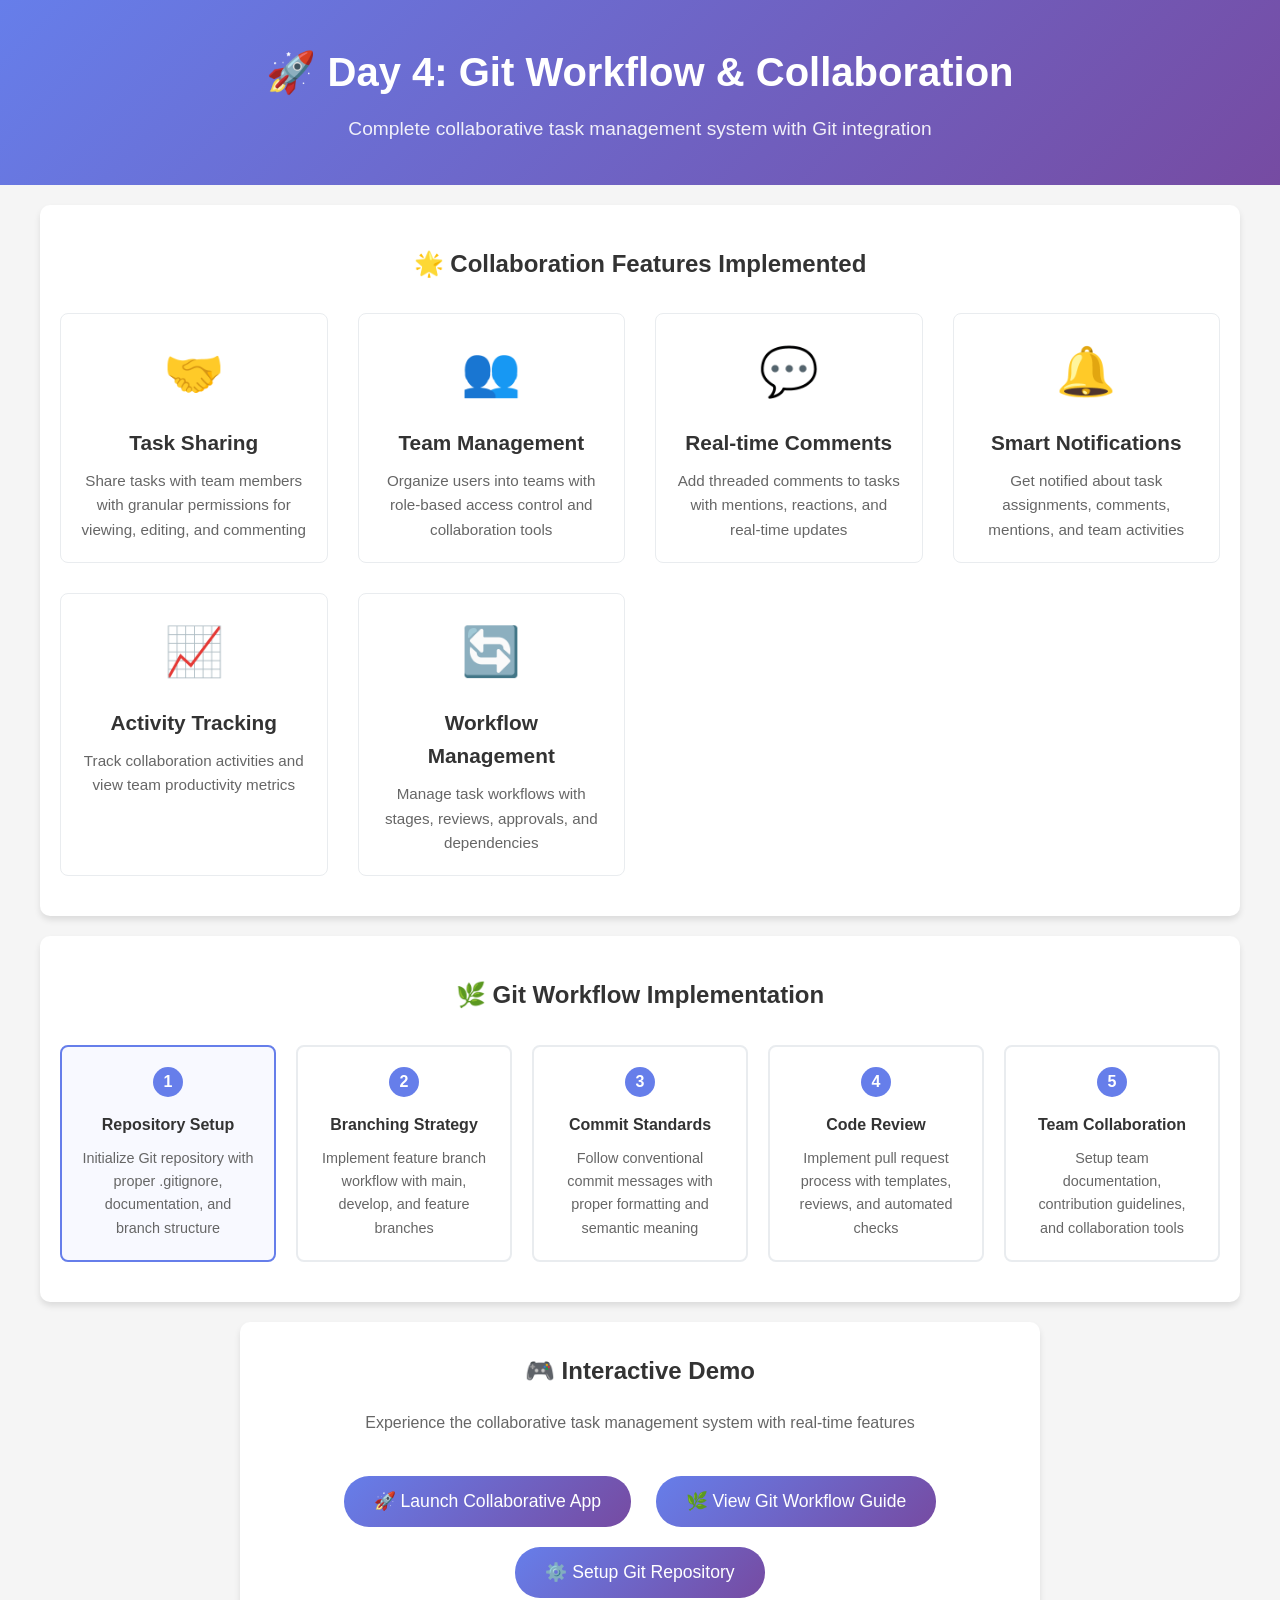
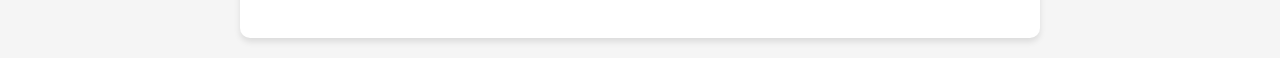
<file: day4-git-collaboration/day4-complete.html>
<!DOCTYPE html>
<html lang="en">
<head>
    <meta charset="UTF-8">
    <meta name="viewport" content="width=device-width, initial-scale=1.0">
    <title>Day 4: Collaborative Task Management System</title>
    <style>
        /* Base styles for the demo */
        * {
            margin: 0;
            padding: 0;
            box-sizing: border-box;
        }
        
        body {
            font-family: -apple-system, BlinkMacSystemFont, 'Segoe UI', Roboto, sans-serif;
            background-color: #f5f5f5;
            line-height: 1.6;
        }
        
        .demo-header {
            background: linear-gradient(135deg, #667eea 0%, #764ba2 100%);
            color: white;
            padding: 40px 20px;
            text-align: center;
        }
        
        .demo-header h1 {
            font-size: 2.5rem;
            margin-bottom: 10px;
        }
        
        .demo-header p {
            font-size: 1.2rem;
            opacity: 0.9;
        }
        
        .demo-features {
            background: white;
            padding: 40px 20px;
            margin: 20px auto;
            max-width: 1200px;
            border-radius: 10px;
            box-shadow: 0 4px 6px rgba(0, 0, 0, 0.1);
        }
        
        .features-grid {
            display: grid;
            grid-template-columns: repeat(auto-fit, minmax(250px, 1fr));
            gap: 30px;
            margin-top: 30px;
        }
        
        .feature-card {
            text-align: center;
            padding: 20px;
            border: 1px solid #e9ecef;
            border-radius: 8px;
            transition: transform 0.2s;
        }
        
        .feature-card:hover {
            transform: translateY(-5px);
            box-shadow: 0 4px 12px rgba(0, 0, 0, 0.15);
        }
        
        .feature-icon {
            font-size: 3rem;
            margin-bottom: 15px;
        }
        
        .feature-title {
            font-size: 1.3rem;
            margin-bottom: 10px;
            color: #333;
        }
        
        .feature-description {
            color: #666;
            font-size: 0.95rem;
        }
        
        .demo-controls {
            text-align: center;
            padding: 30px;
            background: white;
            margin: 20px auto;
            max-width: 800px;
            border-radius: 10px;
            box-shadow: 0 4px 6px rgba(0, 0, 0, 0.1);
        }
        
        .btn-demo {
            background: linear-gradient(135deg, #667eea 0%, #764ba2 100%);
            color: white;
            padding: 15px 30px;
            border: none;
            border-radius: 25px;
            font-size: 1.1rem;
            cursor: pointer;
            transition: all 0.3s;
            margin: 10px;
        }
        
        .btn-demo:hover {
            transform: translateY(-2px);
            box-shadow: 0 6px 12px rgba(0, 0, 0, 0.2);
        }
        
        .loading {
            display: none;
            text-align: center;
            padding: 40px;
            color: #666;
        }
        
        .spinner {
            border: 4px solid #f3f3f3;
            border-top: 4px solid #667eea;
            border-radius: 50%;
            width: 40px;
            height: 40px;
            animation: spin 1s linear infinite;
            margin: 0 auto 20px;
        }
        
        @keyframes spin {
            0% { transform: rotate(0deg); }
            100% { transform: rotate(360deg); }
        }
        
        .git-workflow {
            background: white;
            padding: 40px 20px;
            margin: 20px auto;
            max-width: 1200px;
            border-radius: 10px;
            box-shadow: 0 4px 6px rgba(0, 0, 0, 0.1);
        }
        
        .workflow-steps {
            display: grid;
            grid-template-columns: repeat(auto-fit, minmax(200px, 1fr));
            gap: 20px;
            margin-top: 30px;
        }
        
        .workflow-step {
            text-align: center;
            padding: 20px;
            border: 2px solid #e9ecef;
            border-radius: 8px;
            position: relative;
        }
        
        .workflow-step.active {
            border-color: #667eea;
            background: #f8f9ff;
        }
        
        .step-number {
            background: #667eea;
            color: white;
            width: 30px;
            height: 30px;
            border-radius: 50%;
            display: flex;
            align-items: center;
            justify-content: center;
            margin: 0 auto 15px;
            font-weight: bold;
        }
        
        .step-title {
            font-weight: bold;
            margin-bottom: 10px;
            color: #333;
        }
        
        .step-description {
            font-size: 0.9rem;
            color: #666;
        }
    </style>
</head>
<body>
    <div class="demo-header">
        <h1>🚀 Day 4: Git Workflow & Collaboration</h1>
        <p>Complete collaborative task management system with Git integration</p>
    </div>
    
    <div class="demo-features">
        <h2 style="text-align: center; margin-bottom: 20px; color: #333;">
            🌟 Collaboration Features Implemented
        </h2>
        
        <div class="features-grid">
            <div class="feature-card">
                <div class="feature-icon">🤝</div>
                <h3 class="feature-title">Task Sharing</h3>
                <p class="feature-description">
                    Share tasks with team members with granular permissions for viewing, editing, and commenting
                </p>
            </div>
            
            <div class="feature-card">
                <div class="feature-icon">👥</div>
                <h3 class="feature-title">Team Management</h3>
                <p class="feature-description">
                    Organize users into teams with role-based access control and collaboration tools
                </p>
            </div>
            
            <div class="feature-card">
                <div class="feature-icon">💬</div>
                <h3 class="feature-title">Real-time Comments</h3>
                <p class="feature-description">
                    Add threaded comments to tasks with mentions, reactions, and real-time updates
                </p>
            </div>
            
            <div class="feature-card">
                <div class="feature-icon">🔔</div>
                <h3 class="feature-title">Smart Notifications</h3>
                <p class="feature-description">
                    Get notified about task assignments, comments, mentions, and team activities
                </p>
            </div>
            
            <div class="feature-card">
                <div class="feature-icon">📈</div>
                <h3 class="feature-title">Activity Tracking</h3>
                <p class="feature-description">
                    Track collaboration activities and view team productivity metrics
                </p>
            </div>
            
            <div class="feature-card">
                <div class="feature-icon">🔄</div>
                <h3 class="feature-title">Workflow Management</h3>
                <p class="feature-description">
                    Manage task workflows with stages, reviews, approvals, and dependencies
                </p>
            </div>
        </div>
    </div>
    
    <div class="git-workflow">
        <h2 style="text-align: center; margin-bottom: 20px; color: #333;">
            🌿 Git Workflow Implementation
        </h2>
        
        <div class="workflow-steps">
            <div class="workflow-step active">
                <div class="step-number">1</div>
                <div class="step-title">Repository Setup</div>
                <div class="step-description">
                    Initialize Git repository with proper .gitignore, documentation, and branch structure
                </div>
            </div>
            
            <div class="workflow-step">
                <div class="step-number">2</div>
                <div class="step-title">Branching Strategy</div>
                <div class="step-description">
                    Implement feature branch workflow with main, develop, and feature branches
                </div>
            </div>
            
            <div class="workflow-step">
                <div class="step-number">3</div>
                <div class="step-title">Commit Standards</div>
                <div class="step-description">
                    Follow conventional commit messages with proper formatting and semantic meaning
                </div>
            </div>
            
            <div class="workflow-step">
                <div class="step-number">4</div>
                <div class="step-title">Code Review</div>
                <div class="step-description">
                    Implement pull request process with templates, reviews, and automated checks
                </div>
            </div>
            
            <div class="workflow-step">
                <div class="step-number">5</div>
                <div class="step-title">Team Collaboration</div>
                <div class="step-description">
                    Setup team documentation, contribution guidelines, and collaboration tools
                </div>
            </div>
        </div>
    </div>
    
    <div class="demo-controls">
        <h2 style="margin-bottom: 20px; color: #333;">🎮 Interactive Demo</h2>
        <p style="margin-bottom: 30px; color: #666;">
            Experience the collaborative task management system with real-time features
        </p>
        
        <button class="btn-demo" onclick="startDemo()">
            🚀 Launch Collaborative App
        </button>
        
        <button class="btn-demo" onclick="showGitWorkflow()">
            🌿 View Git Workflow Guide
        </button>
        
        <button class="btn-demo" onclick="setupRepository()">
            ⚙️ Setup Git Repository
        </button>
    </div>
    
    <div class="loading" id="loading">
        <div class="spinner"></div>
        <p>Loading collaborative features...</p>
    </div>
    
    <!-- Application container -->
    <div id="app"></div>
    
    <!-- Mock implementations for demo purposes -->
    <script>
        // Mock repository classes for browser demo
        class MockRepository {
            constructor() {
                this.data = new Map();
                this.idCounter = 1;
            }
            
            async create(item) {
                if (!item.id) {
                    item.id = `mock_${this.idCounter++}`;
                }
                this.data.set(item.id, item);
                return item;
            }
            
            async findById(id) {
                return this.data.get(id) || null;
            }
            
            async findAll() {
                return Array.from(this.data.values());
            }
            
            async findByUserId(userId) {
                return Array.from(this.data.values()).filter(item => 
                    item.userId === userId || item.creatorId === userId
                );
            }
            
            async update(id, item) {
                this.data.set(id, item);
                return item;
            }
            
            async delete(id) {
                return this.data.delete(id);
            }
        }
        
        // Mock the required modules for browser demo
        window.TaskRepository = MockRepository;
        window.UserRepository = MockRepository;
        
        // Mock other required classes
        window.TaskController = class {
            constructor(taskRepo, userRepo) {
                this.taskRepository = taskRepo;
                this.userRepository = userRepo;
            }
        };
        
        window.TaskView = class {
            render() {
                return '<div>Task View</div>';
            }
        };
        
        // Demo functions
        function startDemo() {
            showLoading();
            
            setTimeout(() => {
                hideLoading();
                
                // Create a simplified demo interface
                const appContainer = document.getElementById('app');
                appContainer.innerHTML = `
                    <div style="max-width: 1200px; margin: 20px auto; padding: 20px;">
                        <div style="background: white; border-radius: 10px; padding: 30px; box-shadow: 0 4px 6px rgba(0,0,0,0.1);">
                            <h2 style="text-align: center; margin-bottom: 30px; color: #333;">
                                🚀 Collaborative Task Management Demo
                            </h2>
                            
                            <div style="display: grid; grid-template-columns: repeat(auto-fit, minmax(300px, 1fr)); gap: 20px;">
                                <div style="border: 1px solid #e9ecef; border-radius: 8px; padding: 20px;">
                                    <h3 style="margin-bottom: 15px; color: #667eea;">📋 My Tasks</h3>
                                    <div style="margin-bottom: 15px; padding: 15px; background: #f8f9fa; border-radius: 5px;">
                                        <h4 style="margin-bottom: 5px;">🔐 Implement User Authentication</h4>
                                        <p style="color: #666; font-size: 0.9rem; margin-bottom: 10px;">Add secure login system with JWT tokens</p>
                                        <div style="display: flex; justify-content: space-between; align-items: center;">
                                            <span style="background: #dc3545; color: white; padding: 2px 8px; border-radius: 3px; font-size: 0.8rem;">HIGH</span>
                                            <div style="font-size: 0.8rem; color: #666;">👥 3 collaborators • 💬 5 comments</div>
                                        </div>
                                    </div>
                                    
                                    <div style="margin-bottom: 15px; padding: 15px; background: #f8f9fa; border-radius: 5px;">
                                        <h4 style="margin-bottom: 5px;">🎨 Design Task Management UI</h4>
                                        <p style="color: #666; font-size: 0.9rem; margin-bottom: 10px;">Create responsive interface for task management</p>
                                        <div style="display: flex; justify-content: space-between; align-items: center;">
                                            <span style="background: #ffc107; color: white; padding: 2px 8px; border-radius: 3px; font-size: 0.8rem;">MEDIUM</span>
                                            <div style="font-size: 0.8rem; color: #666;">👥 2 collaborators • 💬 3 comments</div>
                                        </div>
                                    </div>
                                </div>
                                
                                <div style="border: 1px solid #e9ecef; border-radius: 8px; padding: 20px;">
                                    <h3 style="margin-bottom: 15px; color: #667eea;">👥 Team Activity</h3>
                                    <div style="margin-bottom: 10px; padding: 10px; border-left: 3px solid #28a745; background: #f8fff9;">
                                        <div style="font-size: 0.9rem;"><strong>Alice Johnson</strong> completed task "Setup CI/CD Pipeline"</div>
                                        <div style="font-size: 0.8rem; color: #666;">2 minutes ago</div>
                                    </div>
                                    
                                    <div style="margin-bottom: 10px; padding: 10px; border-left: 3px solid #007bff; background: #f8f9ff;">
                                        <div style="font-size: 0.9rem;"><strong>Bob Smith</strong> commented on "Design Task Management UI"</div>
                                        <div style="font-size: 0.8rem; color: #666;">5 minutes ago</div>
                                    </div>
                                    
                                    <div style="margin-bottom: 10px; padding: 10px; border-left: 3px solid #ffc107; background: #fffdf8;">
                                        <div style="font-size: 0.9rem;"><strong>Carol Davis</strong> was assigned to "Implement User Authentication"</div>
                                        <div style="font-size: 0.8rem; color: #666;">10 minutes ago</div>
                                    </div>
                                </div>
                                
                                <div style="border: 1px solid #e9ecef; border-radius: 8px; padding: 20px;">
                                    <h3 style="margin-bottom: 15px; color: #667eea;">🔔 Notifications</h3>
                                    <div style="margin-bottom: 10px; padding: 10px; background: #fff5f5; border-radius: 5px;">
                                        <div style="font-size: 0.9rem; font-weight: bold;">New comment on your task</div>
                                        <div style="font-size: 0.8rem; color: #666;">Bob commented: "Great progress on the authentication!"</div>
                                    </div>
                                    
                                    <div style="margin-bottom: 10px; padding: 10px; background: #f5f5ff; border-radius: 5px;">
                                        <div style="font-size: 0.9rem; font-weight: bold;">Task shared with you</div>
                                        <div style="font-size: 0.8rem; color: #666;">Alice shared "Setup CI/CD Pipeline" with you</div>
                                    </div>
                                </div>
                            </div>
                            
                            <div style="text-align: center; margin-top: 30px;">
                                <p style="color: #666; margin-bottom: 20px;">
                                    This demo shows the collaborative features implemented in Day 4
                                </p>
                                <button onclick="closeDemo()" style="background: #6c757d; color: white; padding: 10px 20px; border: none; border-radius: 5px; cursor: pointer;">
                                    Close Demo
                                </button>
                            </div>
                        </div>
                    </div>
                `;
                
                // Scroll to the demo
                appContainer.scrollIntoView({ behavior: 'smooth' });
            }, 2000);
        }
        
        function showGitWorkflow() {
            window.open('git-workflow-guide.md', '_blank');
        }
        
        function setupRepository() {
            alert('🚀 Git Repository Setup\n\nTo setup the Git repository:\n\n1. Run the setup script:\n   ./setup-git-repository.sh\n\n2. Follow the prompts to configure Git\n\n3. Connect to your remote repository\n\n4. Start collaborating with your team!\n\nSee the implementation guide for detailed instructions.');
        }
        
        function showLoading() {
            document.getElementById('loading').style.display = 'block';
        }
        
        function hideLoading() {
            document.getElementById('loading').style.display = 'none';
        }
        
        function closeDemo() {
            document.getElementById('app').innerHTML = '';
        }
        
        // Add some interactive effects
        document.addEventListener('DOMContentLoaded', function() {
            // Animate workflow steps
            const steps = document.querySelectorAll('.workflow-step');
            let currentStep = 0;
            
            setInterval(() => {
                steps.forEach(step => step.classList.remove('active'));
                steps[currentStep].classList.add('active');
                currentStep = (currentStep + 1) % steps.length;
            }, 3000);
        });
    </script>
</body>
</html>
</file>
